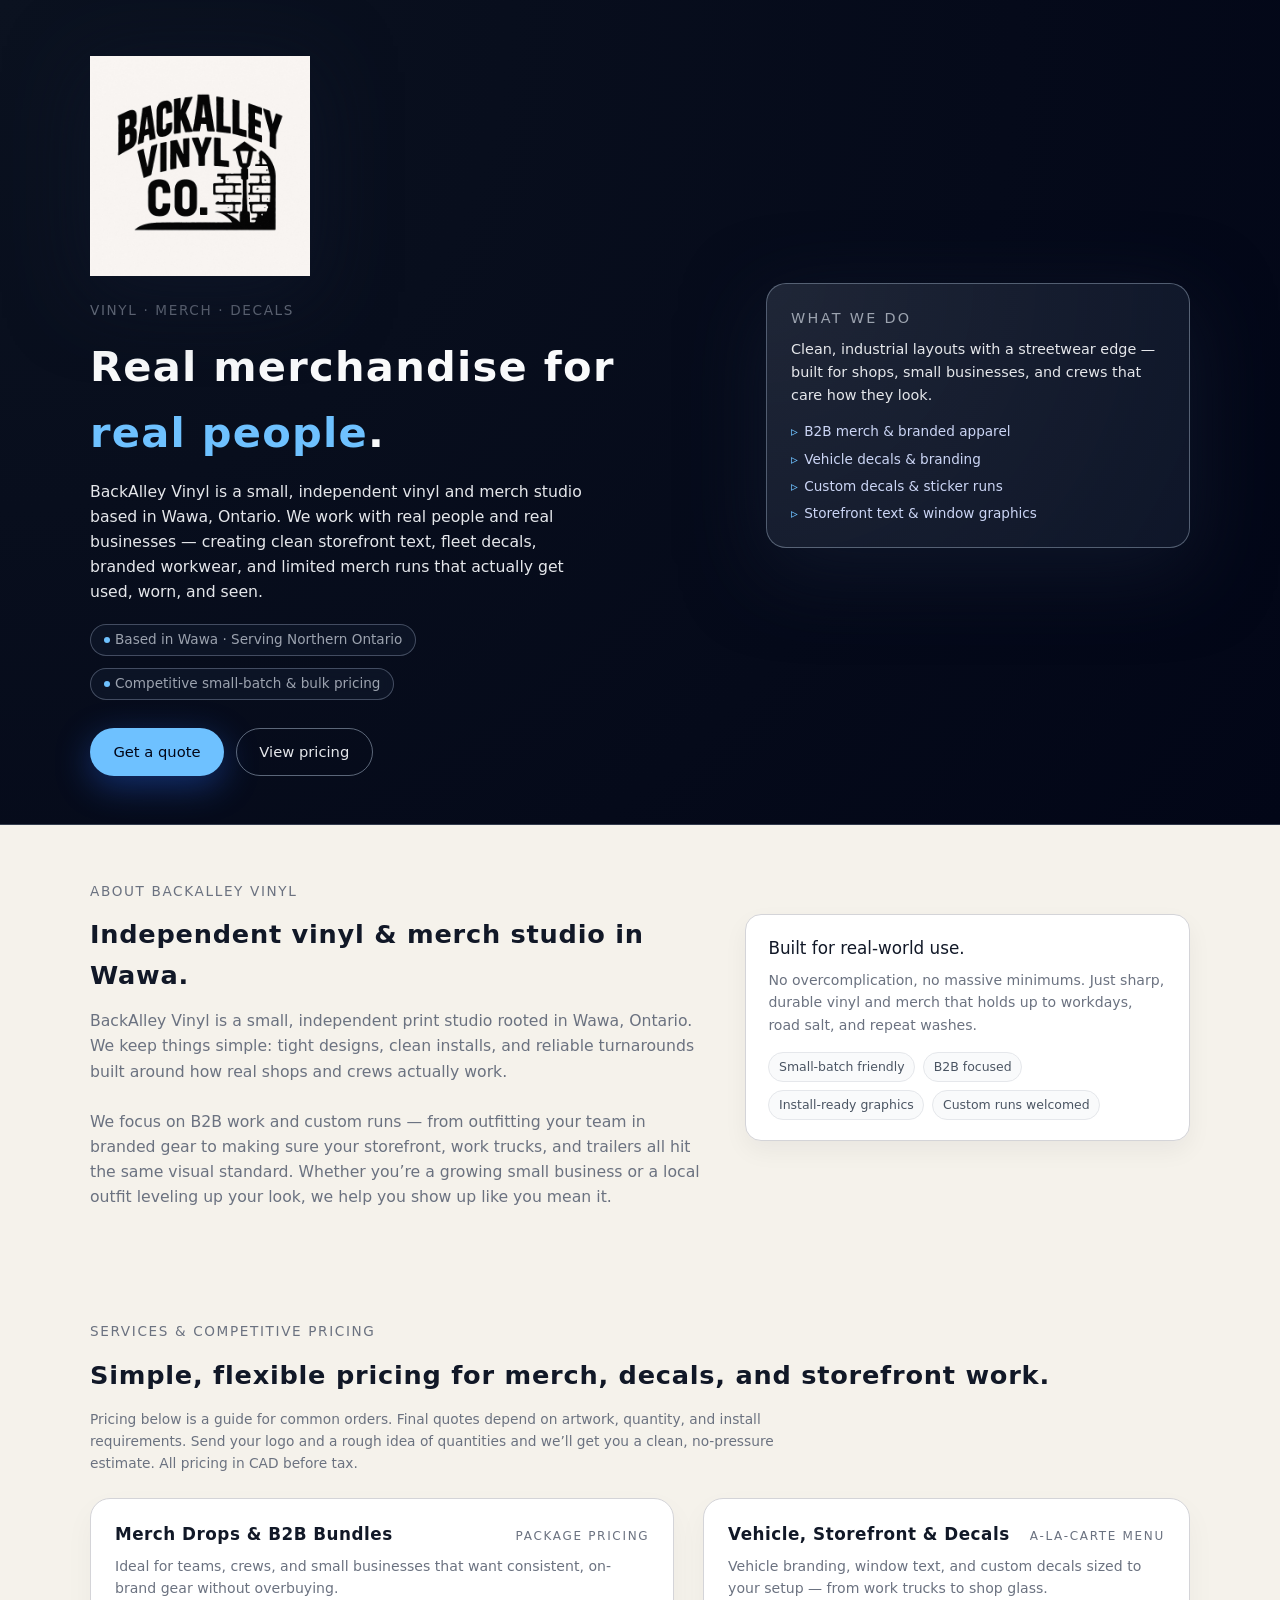
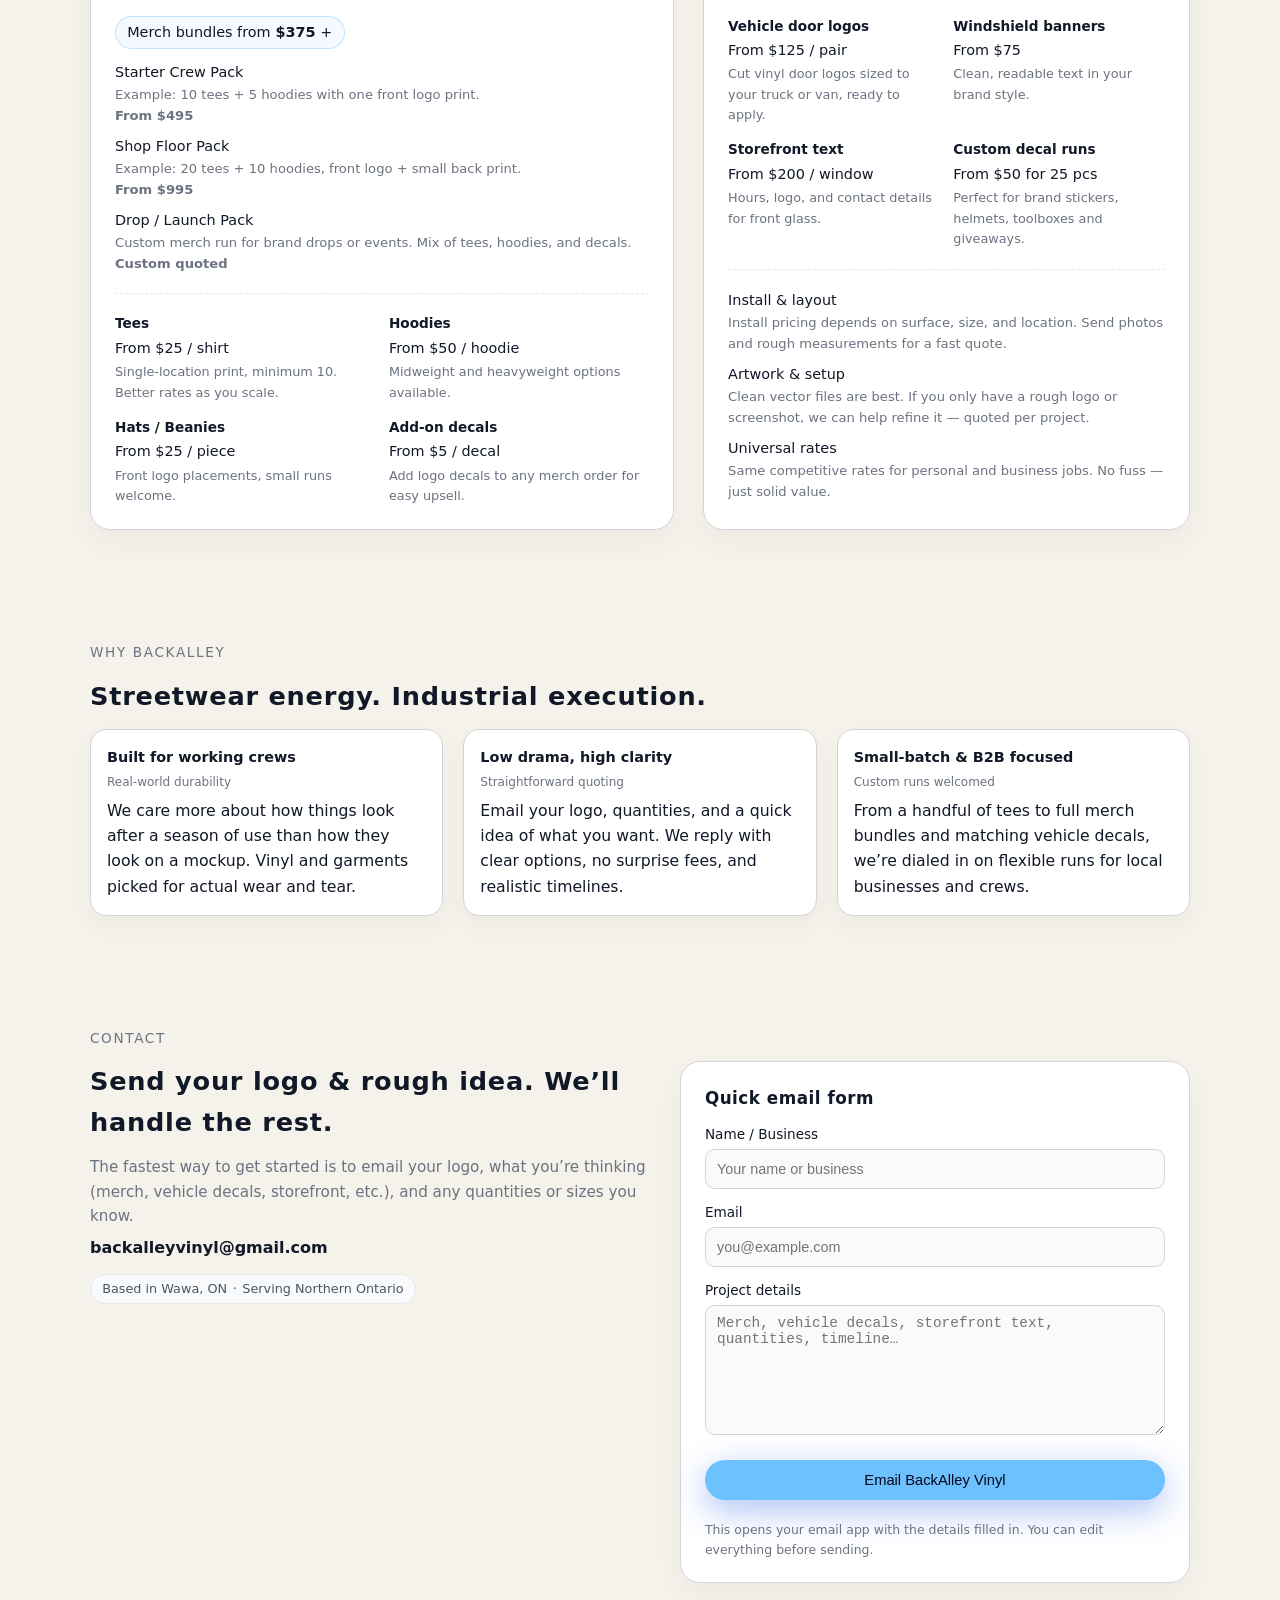
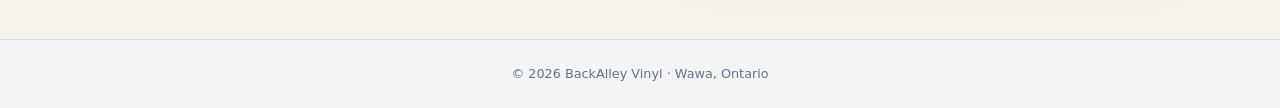
<file: index.html>
<!DOCTYPE html>
<html lang="en">
<head>
  <meta charset="UTF-8" />
  <meta name="viewport" content="width=device-width, initial-scale=1.0" />
  <title>BackAlley Vinyl · Vinyl, Merch & Decals in Wawa, Ontario</title>

  <!-- SEO meta description -->
  <meta
    name="description"
    content="BackAlley Vinyl is an independent vinyl and merch studio in Wawa, Ontario. Storefront text, fleet decals, branded workwear, and custom merch for real shops and crews."
  />

  <style>
    :root {
      --primary: #6ec1ff;       /* Light Blue */
      --background: #f5f2eb;    /* Bone */
      --text: #111827;
      --muted: #6b7280;
      --card-bg: #ffffff;
      --border: #d4d4d8;
      --dark: #020617;          /* Hero background */
    }

    * {
      box-sizing: border-box;
      margin: 0;
      padding: 0;
    }

    html {
      scroll-behavior: smooth; /* Smooth scroll for anchor links */
    }

    body {
      font-family: system-ui, -apple-system, BlinkMacSystemFont, "Segoe UI", sans-serif;
      background: var(--background);
      color: var(--text);
      line-height: 1.6;
    }

    img {
      max-width: 100%;
      height: auto;
      display: block;
    }

    a {
      color: inherit;
      text-decoration: none;
    }

    a:focus-visible,
    button:focus-visible,
    input:focus-visible,
    textarea:focus-visible {
      outline: 2px solid var(--primary);
      outline-offset: 2px;
    }

    /* Layout helpers */

    .page {
      min-height: 100vh;
      display: flex;
      flex-direction: column;
    }

    .section {
      padding: 3.5rem 1.5rem;
    }

    @media (max-width: 600px) {
      .section {
        padding: 2.5rem 1.2rem;
      }
    }

    .section-inner {
      max-width: 1100px;
      margin: 0 auto;
    }

    .tagline {
      font-size: 0.85rem;
      letter-spacing: 0.12em;
      text-transform: uppercase;
      color: var(--muted);
      margin-bottom: 0.75rem;
    }

    h1, h2, h3 {
      font-weight: 700;
      letter-spacing: 0.03em;
    }

    h2 {
      font-size: 1.6rem;
      margin-bottom: 0.75rem;
    }

    p {
      font-size: 0.98rem;
    }

    /* Hero */

    .hero {
      background: radial-gradient(circle at top left, #0b1220, var(--dark));
      color: #f9fafb;
      padding: 3.5rem 1.5rem 3rem;
      border-bottom: 1px solid rgba(148, 163, 184, 0.3);
    }

    @media (max-width: 600px) {
      .hero {
        padding: 2.75rem 1.2rem 2.5rem;
      }
    }

    .hero-inner {
      max-width: 1100px;
      margin: 0 auto;
      display: grid;
      gap: 2.5rem;
      align-items: center;
    }

    @media (min-width: 800px) {
      .hero-inner {
        grid-template-columns: minmax(0, 1.5fr) minmax(0, 1fr);
      }
    }

    .hero-logo-wrap {
      max-width: 220px;
      margin-bottom: 1.5rem;
    }

    .hero-logo {
      filter: drop-shadow(0 16px 40px rgba(15, 23, 42, 0.75));
    }

    .hero-title {
      font-size: clamp(2rem, 4vw, 2.6rem);
      margin-bottom: 0.75rem;
    }

    .hero-highlight {
      color: var(--primary);
    }

    .hero-subtitle {
      max-width: 32rem;
      color: #e5e7eb;
      margin-bottom: 1.25rem;
      font-size: 0.98rem;
    }

    .hero-meta {
      display: flex;
      flex-wrap: wrap;
      gap: 0.75rem;
      margin-bottom: 1.75rem;
      font-size: 0.85rem;
      color: #9ca3af;
    }

    .pill {
      border-radius: 999px;
      border: 1px solid rgba(148, 163, 184, 0.4);
      padding: 0.25rem 0.8rem;
      display: inline-flex;
      align-items: center;
      gap: 0.3rem;
      background: rgba(15, 23, 42, 0.75);
      backdrop-filter: blur(6px);
    }

    .pill-dot {
      width: 0.4rem;
      height: 0.4rem;
      border-radius: 999px;
      background: var(--primary);
    }

    .hero-actions {
      display: flex;
      flex-wrap: wrap;
      gap: 0.75rem;
    }

    .btn {
      display: inline-flex;
      align-items: center;
      justify-content: center;
      gap: 0.4rem;
      padding: 0.7rem 1.4rem;
      border-radius: 999px;
      border: 1px solid transparent;
      font-size: 0.92rem;
      font-weight: 500;
      cursor: pointer;
      transition: transform 150ms ease, box-shadow 150ms ease, background 150ms ease, border-color 150ms ease;
      text-decoration: none;
      white-space: nowrap;
    }

    .btn-primary {
      background: var(--primary);
      color: #020617;
      box-shadow: 0 10px 35px rgba(37, 99, 235, 0.4);
    }

    .btn-primary:hover {
      transform: translateY(-1px);
      box-shadow: 0 18px 45px rgba(37, 99, 235, 0.4);
    }

    .btn-ghost {
      background: transparent;
      border-color: rgba(148, 163, 184, 0.6);
      color: #e5e7eb;
    }

    .btn-ghost:hover {
      background: rgba(15, 23, 42, 0.85);
      transform: translateY(-1px);
    }

    .hero-side-card {
      border-radius: 1.25rem;
      border: 1px solid rgba(148, 163, 184, 0.5);
      padding: 1.4rem 1.5rem;
      background: radial-gradient(circle at top left, rgba(148, 163, 184, 0.18), rgba(15, 23, 42, 0.96));
      color: #e5e7eb;
      box-shadow: 0 22px 80px rgba(15, 23, 42, 0.9);
    }

    .hero-side-heading {
      font-size: 0.9rem;
      text-transform: uppercase;
      letter-spacing: 0.16em;
      color: #9ca3af;
      margin-bottom: 0.5rem;
    }

    .hero-side-body {
      font-size: 0.9rem;
      margin-bottom: 0.9rem;
    }

    .hero-side-list {
      list-style: none;
      font-size: 0.85rem;
      display: grid;
      gap: 0.35rem;
      margin-top: 0.5rem;
      color: #cbd5f5;
    }

    .hero-side-list li::before {
      content: "▹";
      margin-right: 0.4rem;
      color: var(--primary);
    }

    /* About */

    .about-grid {
      display: grid;
      gap: 2rem;
    }

    @media (min-width: 768px) {
      .about-grid {
        grid-template-columns: minmax(0, 1.4fr) minmax(0, 1fr);
        align-items: start;
      }
    }

    .about-text {
      font-size: 0.98rem;
      color: var(--muted);
    }

    .about-card {
      background: var(--card-bg);
      border-radius: 1rem;
      padding: 1.25rem 1.4rem;
      border: 1px solid var(--border);
      box-shadow: 0 10px 25px rgba(15, 23, 42, 0.05);
      font-size: 0.9rem;
    }

    .about-chip-row {
      display: flex;
      flex-wrap: wrap;
      gap: 0.5rem;
      margin-top: 0.75rem;
    }

    .chip {
      font-size: 0.78rem;
      padding: 0.25rem 0.6rem;
      border-radius: 999px;
      border: 1px solid #e5e7eb;
      background: #f9fafb;
      color: #4b5563;
    }

    /* Pricing / Services */

    .pricing-note {
      font-size: 0.86rem;
      color: var(--muted);
      margin-bottom: 1.5rem;
      max-width: 44rem;
    }

    .pricing-grid {
      display: grid;
      grid-template-columns: minmax(0, 1.2fr) minmax(0, 1fr);
      gap: 1.8rem;
    }

    @media (max-width: 900px) {
      .pricing-grid {
        grid-template-columns: minmax(0, 1fr);
      }
    }

    .card {
      background: var(--card-bg);
      border-radius: 1.25rem;
      padding: 1.4rem 1.5rem;
      border: 1px solid var(--border);
      box-shadow: 0 12px 30px rgba(15, 23, 42, 0.04);
    }

    .card-header {
      display: flex;
      justify-content: space-between;
      align-items: baseline;
      margin-bottom: 0.4rem;
      gap: 1rem;
    }

    .card-title {
      font-size: 1.05rem;
    }

    .card-tag {
      font-size: 0.75rem;
      text-transform: uppercase;
      letter-spacing: 0.14em;
      color: var(--muted);
      white-space: nowrap;
    }

    .card-sub {
      font-size: 0.88rem;
      color: var(--muted);
      margin-bottom: 1rem;
    }

    .price-pill {
      display: inline-flex;
      align-items: center;
      gap: 0.3rem;
      font-size: 0.9rem;
      border-radius: 999px;
      background: rgba(110, 193, 255, 0.08);
      border: 1px solid rgba(110, 193, 255, 0.4);
      padding: 0.25rem 0.7rem;
      margin-bottom: 0.8rem;
    }

    .price-pill span {
      font-weight: 600;
    }

    .price-list {
      list-style: none;
      display: grid;
      gap: 0.55rem;
      font-size: 0.9rem;
    }

    .price-item-label {
      font-weight: 500;
    }

    .price-meta {
      font-size: 0.82rem;
      color: var(--muted);
    }

    .divider {
      margin: 1.2rem 0;
      border-top: 1px dashed #e5e7eb;
    }

    .mini-grid {
      display: grid;
      gap: 0.85rem;
    }

    @media (min-width: 700px) {
      .mini-grid {
        grid-template-columns: repeat(2, minmax(0, 1fr));
      }
    }

    .mini-card-label {
      font-size: 0.85rem;
      font-weight: 600;
      margin-bottom: 0.1rem;
    }

    .mini-card-price {
      font-size: 0.9rem;
      margin-bottom: 0.15rem;
    }

    .mini-card-note {
      font-size: 0.8rem;
      color: var(--muted);
    }

    /* Highlights */

    .highlights-grid {
      display: grid;
      gap: 1.25rem;
    }

    @media (min-width: 768px) {
      .highlights-grid {
        grid-template-columns: repeat(3, minmax(0, 1fr));
      }
    }

    .highlight-card {
      background: var(--card-bg);
      border-radius: 1rem;
      padding: 1rem 1rem;
      border: 1px solid var(--border);
      box-shadow: 0 10px 25px rgba(15, 23, 42, 0.04);
      font-size: 0.88rem;
    }

    .highlight-title {
      font-size: 0.9rem;
      font-weight: 600;
      margin-bottom: 0.25rem;
    }

    .highlight-tag {
      font-size: 0.75rem;
      color: var(--muted);
      margin-bottom: 0.4rem;
    }

    /* Contact */

    .contact-grid {
      display: grid;
      gap: 1.8rem;
    }

    @media (min-width: 820px) {
      .contact-grid {
        grid-template-columns: minmax(0, 1.1fr) minmax(0, 1fr);
        align-items: start;
      }
    }

    .contact-detail {
      font-size: 0.95rem;
      color: var(--muted);
    }

    .contact-email {
      font-size: 1rem;
      font-weight: 600;
      margin: 0.4rem 0 0.6rem;
      word-break: break-all;
    }

    .contact-chip {
      display: inline-flex;
      align-items: center;
      gap: 0.35rem;
      border-radius: 999px;
      padding: 0.25rem 0.7rem;
      border: 1px solid #e5e7eb;
      font-size: 0.8rem;
      background: #f9fafb;
      color: #4b5563;
      margin-top: 0.25rem;
    }

    form {
      display: grid;
      gap: 0.8rem;
    }

    label {
      display: block;
      font-size: 0.85rem;
      margin-bottom: 0.2rem;
      font-weight: 500;
    }

    input[type="text"],
    input[type="email"],
    textarea {
      width: 100%;
      padding: 0.6rem 0.7rem;
      border-radius: 0.6rem;
      border: 1px solid #d4d4d8;
      background: #f9fafb;
      font-size: 0.9rem;
      outline: none;
      transition: border-color 150ms ease, box-shadow 150ms ease, background 150ms ease;
      resize: vertical;
      min-height: 2.5rem;
    }

    textarea {
      min-height: 130px;
    }

    input:focus,
    textarea:focus {
      border-color: var(--primary);
      box-shadow: 0 0 0 1px rgba(110, 193, 255, 0.4);
      background: #ffffff;
    }

    .form-footnote {
      font-size: 0.78rem;
      color: var(--muted);
      margin-top: 0.4rem;
    }

    .footer {
      padding: 1.5rem;
      text-align: center;
      font-size: 0.8rem;
      color: var(--muted);
      border-top: 1px solid rgba(148, 163, 184, 0.3);
      background: #f3f4f6;
      margin-top: auto;
    }
  </style>
</head>
<body>
  <div class="page">
    <!-- HERO -->
    <header class="hero" id="top">
      <div class="hero-inner">
        <div>
          <div class="hero-logo-wrap">
            <img src="logo.png" alt="BackAlley Vinyl logo" class="hero-logo" />
          </div>

          <div class="tagline">Vinyl · Merch · Decals</div>

          <h1 class="hero-title">
            Real merchandise for <span class="hero-highlight">real people</span>.
          </h1>

          <p class="hero-subtitle">
            BackAlley Vinyl is a small, independent vinyl and merch studio based in Wawa, Ontario.
            We work with real people and real businesses — creating clean storefront text, fleet decals,
            branded workwear, and limited merch runs that actually get used, worn, and seen.
          </p>

          <div class="hero-meta">
            <div class="pill">
              <span class="pill-dot"></span>
              <span>Based in Wawa · Serving Northern Ontario</span>
            </div>
            <div class="pill">
              <span class="pill-dot"></span>
              <span>Competitive small-batch & bulk pricing</span>
            </div>
          </div>

          <div class="hero-actions">
            <a href="#contact" class="btn btn-primary">Get a quote</a>
            <a href="#pricing" class="btn btn-ghost">View pricing</a>
          </div>
        </div>

        <aside class="hero-side-card">
          <div class="hero-side-heading">What we do</div>
          <div class="hero-side-body">
            Clean, industrial layouts with a streetwear edge — built for shops, small businesses,
            and crews that care how they look.
          </div>
          <ul class="hero-side-list">
            <li>B2B merch & branded apparel</li>
            <li>Vehicle decals & branding</li>
            <li>Custom decals & sticker runs</li>
            <li>Storefront text & window graphics</li>
          </ul>
        </aside>
      </div>
    </header>

    <!-- ABOUT -->
    <section class="section" id="about">
      <div class="section-inner">
        <div class="tagline">About BackAlley Vinyl</div>
        <div class="about-grid">
          <div>
            <h2>Independent vinyl & merch studio in Wawa.</h2>
            <p class="about-text">
              BackAlley Vinyl is a small, independent print studio rooted in Wawa, Ontario. We keep things simple:
              tight designs, clean installs, and reliable turnarounds built around how real shops and crews actually work.
              <br /><br />
              We focus on B2B work and custom runs — from outfitting your team in branded gear to making sure your
              storefront, work trucks, and trailers all hit the same visual standard. Whether you’re a growing small
              business or a local outfit leveling up your look, we help you show up like you mean it.
            </p>
          </div>

          <aside class="about-card">
            <div class="card-title" style="margin-bottom: 0.4rem;">Built for real-world use.</div>
            <div class="card-sub">
              No overcomplication, no massive minimums. Just sharp, durable vinyl and merch that holds up to workdays,
              road salt, and repeat washes.
            </div>
            <div class="about-chip-row">
              <span class="chip">Small-batch friendly</span>
              <span class="chip">B2B focused</span>
              <span class="chip">Install-ready graphics</span>
              <span class="chip">Custom runs welcomed</span>
            </div>
          </aside>
        </div>
      </div>
    </section>

    <!-- PRICING / SERVICES -->
    <section class="section" id="pricing">
      <div class="section-inner">
        <div class="tagline">Services & Competitive Pricing</div>
        <h2>Simple, flexible pricing for merch, decals, and storefront work.</h2>
        <p class="pricing-note">
          Pricing below is a guide for common orders. Final quotes depend on artwork, quantity, and install requirements.
          Send your logo and a rough idea of quantities and we’ll get you a clean, no-pressure estimate.
          All pricing in CAD before tax.
        </p>

        <div class="pricing-grid">
          <!-- PACKAGES -->
          <div class="card">
            <div class="card-header">
              <h3 class="card-title">Merch Drops & B2B Bundles</h3>
              <span class="card-tag">Package pricing</span>
            </div>
            <p class="card-sub">
              Ideal for teams, crews, and small businesses that want consistent, on-brand gear without overbuying.
            </p>

            <div class="price-pill">
              Merch bundles from <span>$375</span>+
            </div>

            <ul class="price-list">
              <li>
                <div class="price-item-label">Starter Crew Pack</div>
                <div class="price-meta">
                  Example: 10 tees + 5 hoodies with one front logo print.<br />
                  <strong>From $495</strong>
                </div>
              </li>
              <li>
                <div class="price-item-label">Shop Floor Pack</div>
                <div class="price-meta">
                  Example: 20 tees + 10 hoodies, front logo + small back print.<br />
                  <strong>From $995</strong>
                </div>
              </li>
              <li>
                <div class="price-item-label">Drop / Launch Pack</div>
                <div class="price-meta">
                  Custom merch run for brand drops or events. Mix of tees, hoodies, and decals.<br />
                  <strong>Custom quoted</strong>
                </div>
              </li>
            </ul>

            <div class="divider"></div>

            <div class="mini-grid">
              <div>
                <div class="mini-card-label">Tees</div>
                <div class="mini-card-price">From $25 / shirt</div>
                <div class="mini-card-note">Single-location print, minimum 10. Better rates as you scale.</div>
              </div>
              <div>
                <div class="mini-card-label">Hoodies</div>
                <div class="mini-card-price">From $50 / hoodie</div>
                <div class="mini-card-note">Midweight and heavyweight options available.</div>
              </div>
              <div>
                <div class="mini-card-label">Hats / Beanies</div>
                <div class="mini-card-price">From $25 / piece</div>
                <div class="mini-card-note">Front logo placements, small runs welcome.</div>
              </div>
              <div>
                <div class="mini-card-label">Add-on decals</div>
                <div class="mini-card-price">From $5 / decal</div>
                <div class="mini-card-note">Add logo decals to any merch order for easy upsell.</div>
              </div>
            </div>
          </div>

          <!-- A-LA-CARTE -->
          <div class="card">
            <div class="card-header">
              <h3 class="card-title">Vehicle, Storefront & Decals</h3>
              <span class="card-tag">A-la-carte menu</span>
            </div>
            <p class="card-sub">
              Vehicle branding, window text, and custom decals sized to your setup — from work trucks to shop glass.
            </p>

            <div class="mini-grid" style="margin-bottom: 1rem;">
              <div>
                <div class="mini-card-label">Vehicle door logos</div>
                <div class="mini-card-price">From $125 / pair</div>
                <div class="mini-card-note">Cut vinyl door logos sized to your truck or van, ready to apply.</div>
              </div>
              <div>
                <div class="mini-card-label">Windshield banners</div>
                <div class="mini-card-price">From $75</div>
                <div class="mini-card-note">Clean, readable text in your brand style.</div>
              </div>
              <div>
                <div class="mini-card-label">Storefront text</div>
                <div class="mini-card-price">From $200 / window</div>
                <div class="mini-card-note">Hours, logo, and contact details for front glass.</div>
              </div>
              <div>
                <div class="mini-card-label">Custom decal runs</div>
                <div class="mini-card-price">From $50 for 25 pcs</div>
                <div class="mini-card-note">Perfect for brand stickers, helmets, toolboxes and giveaways.</div>
              </div>
            </div>

            <div class="divider"></div>

            <ul class="price-list">
              <li>
                <div class="price-item-label">Install & layout</div>
                <div class="price-meta">
                  Install pricing depends on surface, size, and location. Send photos and rough measurements for a fast quote.
                </div>
              </li>
              <li>
                <div class="price-item-label">Artwork & setup</div>
                <div class="price-meta">
                  Clean vector files are best. If you only have a rough logo or screenshot, we can help refine it — quoted per project.
                </div>
              </li>
              <li>
                <div class="price-item-label">Universal rates</div>
                <div class="price-meta">
                  Same competitive rates for personal and business jobs. No fuss — just solid value.
                </div>
              </li>
            </ul>
          </div>
        </div>
      </div>
    </section>

    <!-- HIGHLIGHTS -->
    <section class="section">
      <div class="section-inner">
        <div class="tagline">Why BackAlley</div>
        <h2>Streetwear energy. Industrial execution.</h2>
        <div class="highlights-grid">
          <div class="highlight-card">
            <div class="highlight-title">Built for working crews</div>
            <div class="highlight-tag">Real-world durability</div>
            <p>
              We care more about how things look after a season of use than how they look on a mockup. Vinyl and garments picked for actual wear and tear.
            </p>
          </div>
          <div class="highlight-card">
            <div class="highlight-title">Low drama, high clarity</div>
            <div class="highlight-tag">Straightforward quoting</div>
            <p>
              Email your logo, quantities, and a quick idea of what you want. We reply with clear options, no surprise fees, and realistic timelines.
            </p>
          </div>
          <div class="highlight-card">
            <div class="highlight-title">Small-batch & B2B focused</div>
            <div class="highlight-tag">Custom runs welcomed</div>
            <p>
              From a handful of tees to full merch bundles and matching vehicle decals, we’re dialed in on flexible runs for local businesses and crews.
            </p>
          </div>
        </div>
      </div>
    </section>

    <!-- CONTACT -->
    <section class="section" id="contact">
      <div class="section-inner">
        <div class="tagline">Contact</div>
        <div class="contact-grid">
          <div>
            <h2>Send your logo & rough idea. We’ll handle the rest.</h2>
            <p class="contact-detail">
              The fastest way to get started is to email your logo, what you’re thinking (merch, vehicle decals, storefront, etc.),
              and any quantities or sizes you know.
            </p>

            <div class="contact-email">
              <a href="mailto:backalleyvinyl@gmail.com">backalleyvinyl@gmail.com</a>
            </div>

            <div class="contact-chip">
              <span>Based in Wawa, ON</span>
              <span>·</span>
              <span>Serving Northern Ontario</span>
            </div>
          </div>

          <div class="card" aria-label="Quick email form">
            <h3 class="card-title" style="margin-bottom: 0.8rem;">Quick email form</h3>
            <form action="mailto:backalleyvinyl@gmail.com" method="post" enctype="text/plain">
              <div>
                <label for="name">Name / Business</label>
                <input type="text" id="name" name="Name" placeholder="Your name or business" />
              </div>
              <div>
                <label for="email">Email</label>
                <input type="email" id="email" name="Email" placeholder="you@example.com" required />
              </div>
              <div>
                <label for="message">Project details</label>
                <textarea id="message" name="Project details" placeholder="Merch, vehicle decals, storefront text, quantities, timeline…"></textarea>
              </div>
              <button type="submit" class="btn btn-primary" style="width: 100%; justify-content: center; margin-top: 0.3rem;">
                Email BackAlley Vinyl
              </button>
              <p class="form-footnote">
                This opens your email app with the details filled in. You can edit everything before sending.
              </p>
            </form>
          </div>
        </div>
      </div>
    </section>

    <footer class="footer">
      © <span id="year"></span> BackAlley Vinyl · Wawa, Ontario
    </footer>
  </div>

  <script>
    // Set current year in footer
    document.getElementById("year").textContent = new Date().getFullYear();
  </script>
</body>
</html>
</file>
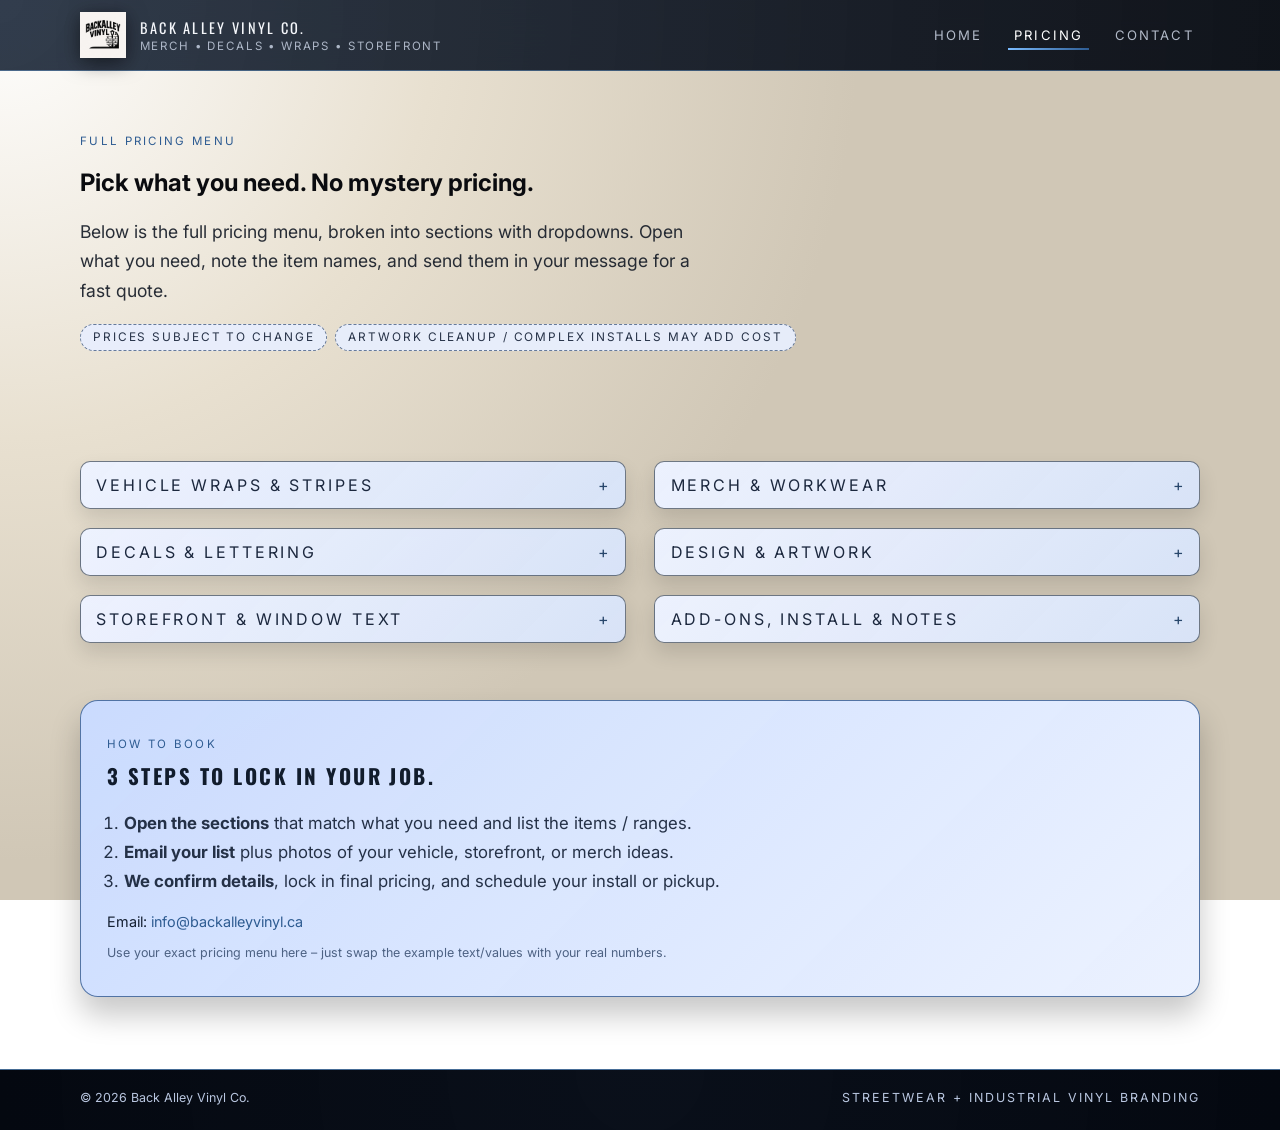
<file: pricing.html>
<!doctype html>
<html lang="en">
<head>
  <meta charset="utf-8" />
  <title>Pricing | Back Alley Vinyl Co.</title>
  <meta name="viewport" content="width=device-width, initial-scale=1" />
  <link rel="stylesheet" href="styles.css" />
  <link rel="preconnect" href="https://fonts.googleapis.com">
  <link rel="preconnect" href="https://fonts.gstatic.com" crossorigin>
  <link href="https://fonts.googleapis.com/css2?family=Oswald:wght@400;600;700&family=Inter:wght@300;400;500;600&display=swap" rel="stylesheet">
</head>
<body>
  <header class="site-header">
    <div class="container header-inner">
      <a href="index.html" class="brand">
        <img src="assets/back-alley-vinyl-logo.png" alt="Back Alley Vinyl Co. logo" class="brand-logo">
        <span class="brand-text">
          <span class="brand-title">Back Alley Vinyl Co.</span>
          <span class="brand-subtitle">Merch • Decals • Wraps • Storefront</span>
        </span>
      </a>

      <button class="nav-toggle" id="navToggle" aria-label="Toggle navigation">
        <span></span><span></span>
      </button>

      <nav class="main-nav" id="mainNav">
        <a href="index.html" class="nav-link">Home</a>
        <a href="pricing.html" class="nav-link active">Pricing</a>
        <a href="index.html#contact" class="nav-link">Contact</a>
      </nav>
    </div>
  </header>

  <main>
    <!-- HERO / INTRO -->
    <section class="section section-tight">
      <div class="container">
        <p class="eyebrow">FULL PRICING MENU</p>
        <h1>Pick what you need. No mystery pricing.</h1>
        <p class="section-intro">
          Below is the full pricing menu, broken into sections with dropdowns. 
          Open what you need, note the item names, and send them in your message for a fast quote.
        </p>
        <div class="pricing-note">
          <span class="pricing-pill">Prices subject to change</span>
          <span class="pricing-pill">Artwork cleanup / complex installs may add cost</span>
        </div>
      </div>
    </section>

    <!-- PRICING ACCORDION -->
    <section class="section" id="pricing">
      <div class="container pricing-grid">
        <div class="pricing-col">
          <!-- VEHICLE WRAPS & STRIPES -->
          <button class="accordion" data-accordion>
            <span class="accordion-title">Vehicle Wraps & Stripes</span>
            <span class="accordion-icon">+</span>
          </button>
          <div class="accordion-panel">
            <ul class="price-list">
              <!-- Replace with your exact pricing menu items -->
              <li>
                <span class="price-name">Spot branding (doors / tailgate)</span>
                <span class="price-value">from $180</span>
                <span class="price-desc">Logo + contact info on both doors, basic layout included.</span>
              </li>
              <li>
                <span class="price-name">Partial wrap (hood / roof / trunk)</span>
                <span class="price-value">from $450</span>
                <span class="price-desc">Solid colour or simple pattern with clean edges and finish.</span>
              </li>
              <li>
                <span class="price-name">Stripe packages</span>
                <span class="price-value">$220 – $480</span>
                <span class="price-desc">Rally stripes, rocker stripes, or custom accents. Price depends on design and length.</span>
              </li>
              <li>
                <span class="price-name">Trailer branding (single side)</span>
                <span class="price-value">from $350</span>
                <span class="price-desc">Logo, business info, and key services laid out for maximum visibility.</span>
              </li>
            </ul>
          </div>

          <!-- DECALS & LETTERING -->
          <button class="accordion" data-accordion>
            <span class="accordion-title">Decals & Lettering</span>
            <span class="accordion-icon">+</span>
          </button>
          <div class="accordion-panel">
            <ul class="price-list">
              <li>
                <span class="price-name">Logo decals (small run)</span>
                <span class="price-value">from $60 / 20pcs</span>
                <span class="price-desc">Stack of logo decals for toolboxes, windows, or customer giveaways.</span>
              </li>
              <li>
                <span class="price-name">Windshield banner</span>
                <span class="price-value">$80 – $140</span>
                <span class="price-desc">Cut vinyl or printed, simple text or logo. Installed.</span>
              </li>
              <li>
                <span class="price-name">Number sets / race numbers</span>
                <span class="price-value">from $25 per side</span>
                <span class="price-desc">Bold, legible numbers for vehicles, sleds, and bikes.</span>
              </li>
              <li>
                <span class="price-name">Custom single decal</span>
                <span class="price-value">from $20</span>
                <span class="price-desc">One-off names, tags, or small graphics. Size and detail will affect final price.</span>
              </li>
            </ul>
          </div>

          <!-- STORE FRONTS & WINDOWS -->
          <button class="accordion" data-accordion>
            <span class="accordion-title">Storefront & Window Text</span>
            <span class="accordion-icon">+</span>
          </button>
          <div class="accordion-panel">
            <ul class="price-list">
              <li>
                <span class="price-name">Door logo + hours</span>
                <span class="price-value">from $160</span>
                <span class="price-desc">Main logo, hours, phone, and social handle on entry door.</span>
              </li>
              <li>
                <span class="price-name">Window header text</span>
                <span class="price-value">$120 – $260</span>
                <span class="price-desc">Service list or tagline across main storefront window.</span>
              </li>
              <li>
                <span class="price-name">Frosted privacy bands</span>
                <span class="price-value">from $220</span>
                <span class="price-desc">Frosted film strips for privacy with optional cutout logos.</span>
              </li>
              <li>
                <span class="price-name">Full window layout</span>
                <span class="price-value">Quote only</span>
                <span class="price-desc">Multiple panels, mixed graphics, or complex layouts priced per project.</span>
              </li>
            </ul>
          </div>
        </div>

        <div class="pricing-col">
          <!-- MERCH & APPAREL -->
          <button class="accordion" data-accordion>
            <span class="accordion-title">Merch & Workwear</span>
            <span class="accordion-icon">+</span>
          </button>
          <div class="accordion-panel">
            <ul class="price-list">
              <li>
                <span class="price-name">T-shirt print (single location)</span>
                <span class="price-value">from $25 ea</span>
                <span class="price-desc">Includes premium blank tee + 1 vinyl print. Volume pricing available.</span>
              </li>
              <li>
                <span class="price-name">Hoodie print (single location)</span>
                <span class="price-value">from $50 ea</span>
                <span class="price-desc">Front or back print. Add sleeve / extra prints for an additional charge.</span>
              </li>
              <li>
                <span class="price-name">High-vis / workwear branding</span>
                <span class="price-value">Quote based</span>
                <span class="price-desc">Logos on hi-vis jackets, coveralls, and work gear.</span>
              </li>
              <li>
                <span class="price-name">Small merch drops</span>
                <span class="price-value">Custom</span>
                <span class="price-desc">Streetwear-style drops with mixed garments and placements.</span>
              </li>
            </ul>
          </div>

          <!-- DESIGN & ARTWORK -->
          <button class="accordion" data-accordion>
            <span class="accordion-title">Design & Artwork</span>
            <span class="accordion-icon">+</span>
          </button>
          <div class="accordion-panel">
            <ul class="price-list">
              <li>
                <span class="price-name">Simple layout / text only</span>
                <span class="price-value">$40 – $80</span>
                <span class="price-desc">Clean text layout for banners, decals, and small signs.</span>
              </li>
              <li>
                <span class="price-name">Logo cleanup / vectorizing</span>
                <span class="price-value">from $80</span>
                <span class="price-desc">Redraw low-res logos so they’re clean for print and vinyl.</span>
              </li>
              <li>
                <span class="price-name">Full design concept</span>
                <span class="price-value">from $160</span>
                <span class="price-desc">Branding for a vehicle, storefront, or merch collection.</span>
              </li>
            </ul>
          </div>

          <!-- ADD-ONS & NOTES -->
          <button class="accordion" data-accordion>
            <span class="accordion-title">Add-ons, Install & Notes</span>
            <span class="accordion-icon">+</span>
          </button>
          <div class="accordion-panel">
            <ul class="price-list">
              <li>
                <span class="price-name">Install labour</span>
                <span class="price-value">from $80/hr</span>
                <span class="price-desc">Billed by install complexity. Quoted before we start.</span>
              </li>
              <li>
                <span class="price-name">Rush jobs</span>
                <span class="price-value">+20–40%</span>
                <span class="price-desc">Based on schedule and deadline. Not always available.</span>
              </li>
              <li>
                <span class="price-name">Travel / mobile installs</span>
                <span class="price-value">Quote only</span>
                <span class="price-desc">Off-site installs based on distance and time.</span>
              </li>
              <li>
                <span class="price-name">Bulk / fleet rates</span>
                <span class="price-value">Custom</span>
                <span class="price-desc">Discounts for multiple units or repeat work.</span>
              </li>
            </ul>
          </div>
        </div>
      </div>

      <!-- HOW TO BOOK -->
      <div class="container pricing-howto">
        <div class="pricing-howto-card">
          <p class="eyebrow">HOW TO BOOK</p>
          <h2>3 steps to lock in your job.</h2>
          <ol>
            <li>
              <strong>Open the sections</strong> that match what you need and list the items / ranges.
            </li>
            <li>
              <strong>Email your list</strong> plus photos of your vehicle, storefront, or merch ideas.
            </li>
            <li>
              <strong>We confirm details</strong>, lock in final pricing, and schedule your install or pickup.
            </li>
          </ol>
          <p class="pricing-email">
            Email: <a href="mailto:info@backalleyvinyl.ca">info@backalleyvinyl.ca</a>
          </p>
          <p class="pricing-footnote">
            Use your exact pricing menu here – just swap the example text/values with your real numbers.
          </p>
        </div>
      </div>
    </section>
  </main>

  <footer class="site-footer">
    <div class="container footer-inner">
      <span>© <span id="year"></span> Back Alley Vinyl Co.</span>
      <span class="footer-note">Streetwear + industrial vinyl branding</span>
    </div>
  </footer>

  <script src="script.js"></script>
</body>
</html>
</file>
<file: styles.css>
:root {
  --bone: #f3eee4;
  --bone-deep: #e1d8c7;
  --blue: #1e3d63;       /* primary blue */
  --blue-soft: #2e5c92;  /* soft/secondary blue */
  --blue-deep: #081220;
  --ink: #0a0b0f;
  --ink-soft: #3a3a3d;
  --accent: #4fa2ff;
  --accent-soft: #7bbcff;
  --border: #1b2733;
  --radius-lg: 18px;
  --radius-md: 10px;
  --shadow-soft: 0 18px 35px rgba(0, 0, 0, 0.25);
}

*,
*::before,
*::after {
  box-sizing: border-box;
}

html,
body {
  margin: 0;
  padding: 0;
  background:
    radial-gradient(circle at 0% 0%, #ffffff 0, #e8e0d0 28%, #d0c7b6 55%),
    linear-gradient(135deg, rgba(30, 61, 99, 0.18), rgba(8, 18, 32, 0.9)),
    repeating-linear-gradient(
      -45deg,
      rgba(8, 18, 32, 0.16) 0,
      rgba(8, 18, 32, 0.16) 1px,
      transparent 1px,
      transparent 6px
    );
  background-attachment: fixed;
  color: var(--ink);
  font-family: 'Inter', system-ui, -apple-system, BlinkMacSystemFont, sans-serif;
  text-rendering: optimizeLegibility;
  -webkit-font-smoothing: antialiased;
}

img {
  max-width: 100%;
  display: block;
}

/* LAYOUT */

.container {
  width: min(1120px, 100% - 2.4rem);
  margin: 0 auto;
}

.section {
  padding: 4.5rem 0;
}

.section-striped {
  position: relative;
  overflow: hidden;
}

.section-striped::before {
  content: "";
  position: absolute;
  inset: -40%;
  background:
    linear-gradient(
      135deg,
      rgba(30, 61, 99, 0.11) 0,
      rgba(30, 61, 99, 0.11) 1px,
      transparent 1px,
      transparent 12px
    ),
    linear-gradient(
      45deg,
      rgba(30, 61, 99, 0.16),
      transparent 60%
    );
  opacity: 0.8;
  pointer-events: none;
}

.section-striped > .container {
  position: relative;
  z-index: 1;
}

.section-tight {
  padding-top: 3.2rem;
  padding-bottom: 2.4rem;
}

/* HEADER */

.site-header {
  position: sticky;
  top: 0;
  z-index: 30;
  backdrop-filter: blur(18px);
  background:
    radial-gradient(circle at top left, rgba(14, 27, 46, 0.85), rgba(8, 12, 20, 0.96));
  border-bottom: 1px solid rgba(123, 188, 255, 0.35);
}

.header-inner {
  display: flex;
  align-items: center;
  justify-content: space-between;
  padding-block: 0.75rem;
  gap: 1.5rem;
}

.brand {
  display: flex;
  align-items: center;
  gap: 0.85rem;
  text-decoration: none;
  color: #f5f7fb;
}

.brand-logo {
  height: 46px;
  width: auto;
  object-fit: contain;
  filter: drop-shadow(0 4px 10px rgba(0, 0, 0, 0.55));
}

.brand-text {
  display: flex;
  flex-direction: column;
  gap: 0.1rem;
}

.brand-title {
  font-family: 'Oswald', system-ui, sans-serif;
  letter-spacing: 0.16em;
  text-transform: uppercase;
  font-size: 0.9rem;
}

.brand-subtitle {
  font-size: 0.72rem;
  text-transform: uppercase;
  letter-spacing: 0.16em;
  color: rgba(206, 216, 234, 0.8);
}

/* NAV */

.main-nav {
  display: flex;
  align-items: center;
  gap: 1.2rem;
}

.nav-link {
  font-size: 0.82rem;
  letter-spacing: 0.16em;
  text-transform: uppercase;
  color: rgba(218, 226, 243, 0.8);
  text-decoration: none;
  padding: 0.55rem 0.4rem;
  position: relative;
}

.nav-link::after {
  content: "";
  position: absolute;
  left: 0;
  bottom: 0.1rem;
  width: 0;
  height: 2px;
  background: linear-gradient(90deg, var(--accent-soft), var(--blue-soft));
  transition: width 0.18s ease-out;
}

.nav-link:hover::after {
  width: 100%;
}

.nav-link:hover {
  color: #f7fbff;
}

.nav-link.active {
  color: #ffffff;
}

.nav-link.active::after {
  width: 100%;
}

/* NAV TOGGLE (MOBILE) */

.nav-toggle {
  display: none;
  flex-direction: column;
  gap: 4px;
  background: rgba(8, 12, 20, 0.9);
  border: 1px solid rgba(123, 188, 255, 0.6);
  padding: 4px 6px;
  border-radius: 999px;
}

.nav-toggle span {
  display: block;
  width: 20px;
  height: 2px;
  background: #f7fbff;
}

/* HERO */

.hero {
  position: relative;
  padding: 4.5rem 0 3.4rem;
}

.hero::before {
  content: "";
  position: absolute;
  inset: -40px 0 auto;
  height: 58%;
  background: linear-gradient(
    135deg,
    rgba(30, 61, 99, 0.7),
    rgba(8, 18, 32, 0.9)
  );
  transform-origin: left top;
  transform: skewY(-4deg);
  z-index: -1;
}

.hero-inner {
  display: grid;
  grid-template-columns: minmax(0, 1.35fr) minmax(0, 1fr);
  gap: 2.8rem;
  align-items: center;
  position: relative;
}

/* SIDE LABEL STRIP */

.hero-inner::before {
  content: "BACK ALLEY VINYL CO. // STREETWEAR + INDUSTRIAL";
  position: absolute;
  left: -48px;
  top: 2.8rem;
  writing-mode: vertical-rl;
  transform: rotate(180deg);
  font-size: 0.62rem;
  letter-spacing: 0.26em;
  text-transform: uppercase;
  color: rgba(142, 182, 234, 0.85);
  background: rgba(6, 10, 18, 0.96);
  border-radius: 999px;
  padding: 0.9rem 0.25rem;
  border: 1px solid rgba(123, 188, 255, 0.5);
}

/* HERO COPY */

.eyebrow {
  font-size: 0.72rem;
  letter-spacing: 0.2em;
  text-transform: uppercase;
  color: rgba(175, 207, 255, 0.9);
  margin-bottom: 0.6rem;
}

.hero-copy {
  color: #f4f7fc;
}

.hero h1 {
  font-family: 'Oswald', system-ui, sans-serif;
  font-size: clamp(2.4rem, 3vw, 3rem);
  letter-spacing: 0.13em;
  text-transform: uppercase;
  margin: 0 0 0.8rem;
}

.hero h1 span {
  display: inline-block;
  background: linear-gradient(110deg, #dfe9ff, var(--accent-soft));
  -webkit-background-clip: text;
  color: transparent;
}

.hero-text {
  max-width: 32rem;
  font-size: 0.98rem;
  line-height: 1.7;
  color: rgba(227, 234, 249, 0.9);
}

.hero-text strong {
  color: #ffffff;
}

.hero-actions {
  display: flex;
  gap: 0.75rem;
  flex-wrap: wrap;
  margin-top: 1.4rem;
}

.btn {
  display: inline-flex;
  align-items: center;
  justify-content: center;
  padding: 0.7rem 1.6rem;
  border-radius: 999px;
  border: 1px solid transparent;
  font-size: 0.84rem;
  letter-spacing: 0.18em;
  text-transform: uppercase;
  text-decoration: none;
  cursor: pointer;
  transition:
    transform 0.12s ease-out,
    box-shadow 0.12s ease-out,
    background 0.12s ease-out,
    border-color 0.12s ease-out,
    color 0.12s ease-out;
}

.btn.primary {
  background: radial-gradient(circle at 0% 0%, var(--accent-soft), var(--blue-deep));
  color: #fdfdfd;
  box-shadow: var(--shadow-soft);
  border-color: rgba(141, 196, 255, 0.9);
}

.btn.primary:hover {
  transform: translateY(-2px) rotate(-0.5deg);
  box-shadow: 0 22px 48px rgba(0, 0, 0, 0.45);
}

.btn.ghost {
  background: rgba(9, 15, 26, 0.4);
  color: #e5e9f5;
  border-color: rgba(184, 207, 241, 0.75);
}

.btn.ghost:hover {
  background: rgba(30, 61, 99, 0.55);
  transform: translateY(-1px);
}

.btn.outline {
  background: transparent;
  border-color: rgba(159, 191, 238, 0.9);
  color: #e6ecff;
}

.btn.outline:hover {
  background: rgba(24, 46, 75, 0.9);
  transform: translateY(-1px);
}

.hero-footnote {
  margin-top: 1.2rem;
  font-size: 0.78rem;
  text-transform: uppercase;
  letter-spacing: 0.16em;
  color: rgba(197, 211, 234, 0.9);
}

/* HERO PANEL (GRUNGY LOGO) */

.hero-panel {
  position: relative;
}

/* GRUNGY LOGO STICKER STYLE — NEUTRAL, NO BLUE BEHIND LOGO */

.logo-sticker-frame {
  position: relative;
  display: flex;
  align-items: center;
  justify-content: center;
  padding: 2.6rem;
  border-radius: 22px;
  background:
    linear-gradient(145deg, rgba(20, 20, 22, 0.95), rgba(35, 35, 38, 0.88)),
    repeating-linear-gradient(
      90deg,
      rgba(255, 255, 255, 0.04),
      rgba(255, 255, 255, 0.04) 2px,
      transparent 2px,
      transparent 8px
    );
  box-shadow:
    0 22px 42px rgba(0, 0, 0, 0.65),
    inset 0 0 18px rgba(0, 0, 0, 0.4);
  transform: rotate(-1.8deg);
  overflow: hidden;
}

/* Torn paper sticker edge (web texture) */
.sticker-edge {
  position: absolute;
  inset: -12px;
  background:
    radial-gradient(circle at 20% 30%, rgba(255, 255, 255, 0.18) 0%, transparent 60%),
    url('https://i.imgur.com/9zHZq6X.png');
  background-size: cover;
  mix-blend-mode: overlay;
  opacity: 0.45;
  pointer-events: none;
  filter: blur(1.3px) contrast(1.25);
}

/* Grungy logo style — no blue glow */
.hero-logo-grunge {
  max-width: 84%;
  max-height: 260px;
  object-fit: contain;
  filter:
    drop-shadow(0 10px 20px rgba(0, 0, 0, 0.75))
    drop-shadow(0 0 14px rgba(0, 0, 0, 0.55));
  position: relative;
  z-index: 2;
}

/* Dirt + grime overlay — neutral */
.logo-sticker-frame::after {
  content: "";
  position: absolute;
  inset: 0;
  background:
    url('https://i.imgur.com/b6xjF7U.png'),
    radial-gradient(circle at bottom right, rgba(0, 0, 0, 0.7), transparent 70%);
  background-size: 420px, cover;
  mix-blend-mode: multiply;
  opacity: 0.38;
  pointer-events: none;
}

/* SECTION TITLES */

.section-header h2 {
  font-family: 'Oswald', system-ui, sans-serif;
  text-transform: uppercase;
  letter-spacing: 0.14em;
  margin: 0.2rem 0 0;
  background: linear-gradient(110deg, var(--blue-soft), var(--accent-soft));
  -webkit-background-clip: text;
  color: transparent;
}

/* CARD GRID */

.card-grid {
  display: grid;
  grid-template-columns: repeat(3, minmax(0, 1fr));
  gap: 1.7rem;
  margin-top: 2.2rem;
}

.card {
  background: linear-gradient(
      145deg,
      rgba(8, 12, 20, 0.96),
      rgba(18, 28, 48, 0.96)
    );
  border-radius: var(--radius-lg);
  border: 1px solid rgba(103, 154, 220, 0.7);
  padding: 1.3rem 1.4rem;
  box-shadow: 0 18px 34px rgba(0, 0, 0, 0.4);
  position: relative;
  overflow: hidden;
  transform-origin: center;
  transition: transform 0.14s ease-out, box-shadow 0.14s ease-out, border-color 0.14s ease-out;
}

.card::before {
  content: "";
  position: absolute;
  inset: 0;
  background:
    radial-gradient(circle at top left, rgba(147, 193, 255, 0.28), transparent 55%),
    linear-gradient(135deg, rgba(0, 0, 0, 0.28), transparent 60%);
  opacity: 0;
  mix-blend-mode: screen;
  transition: opacity 0.18s ease-out;
}

.card:hover {
  transform: translateY(-4px) rotate(-0.8deg);
  box-shadow: 0 22px 44px rgba(0, 0, 0, 0.6);
  border-color: rgba(147, 193, 255, 0.95);
}

.card:hover::before {
  opacity: 1;
}

.card h3 {
  font-family: 'Oswald', system-ui, sans-serif;
  text-transform: uppercase;
  letter-spacing: 0.16em;
  font-size: 0.95rem;
  margin: 0 0 0.7rem;
  color: #f9fbff;
}

.card p {
  position: relative;
  z-index: 1;
  font-size: 0.9rem;
  color: rgba(210, 222, 245, 0.9);
}

.card-tag {
  margin-top: 0.9rem;
  font-size: 0.75rem;
  text-transform: uppercase;
  letter-spacing: 0.18em;
  color: rgba(151, 191, 255, 1);
}

/* SPLIT LAYOUT */

.split {
  display: grid;
  grid-template-columns: minmax(0, 1.1fr) minmax(0, 1fr);
  gap: 2.1rem;
  align-items: flex-start;
}

/* PILLS */

.pill-grid {
  display: grid;
  grid-template-columns: 1fr;
  gap: 0.7rem;
}

.pill {
  border-radius: var(--radius-md);
  border: 1px dashed rgba(135, 170, 224, 0.8);
  padding: 0.6rem 0.8rem;
  background: radial-gradient(circle at top left, rgba(147, 193, 255, 0.2), rgba(7, 12, 20, 0.98));
  box-shadow: 0 10px 18px rgba(0, 0, 0, 0.35);
}

.pill-label {
  font-size: 0.8rem;
  text-transform: uppercase;
  letter-spacing: 0.16em;
  color: #f3f7ff;
}

.pill-note {
  display: block;
  margin-top: 0.2rem;
  font-size: 0.78rem;
  color: rgba(204, 214, 235, 0.95);
}

/* CTA STRIP */

.section-cta {
  position: relative;
  overflow: hidden;
  background: radial-gradient(circle at top left, var(--blue-soft), var(--blue-deep));
  color: #fdfdfd;
}

.section-cta::before {
  content: "";
  position: absolute;
  inset: 0;
  background:
    repeating-linear-gradient(
      -45deg,
      rgba(255, 255, 255, 0.08),
      rgba(255, 255, 255, 0.08) 1px,
      transparent 1px,
      transparent 6px
    );
  opacity: 0.17;
  pointer-events: none;
}

.section-cta > .container {
  position: relative;
  z-index: 1;
}

.cta-inner {
  display: flex;
  justify-content: space-between;
  align-items: center;
  gap: 1.8rem;
}

.section-cta .eyebrow {
  color: rgba(219, 230, 255, 0.9);
}

.section-cta h2 {
  margin-top: 0.2rem;
  font-family: 'Oswald', system-ui, sans-serif;
  text-transform: uppercase;
  letter-spacing: 0.13em;
}

.section-cta p {
  font-size: 0.94rem;
  max-width: 28rem;
  color: rgba(231, 238, 255, 0.96);
}

.section-cta .btn.outline {
  border-color: rgba(223, 233, 255, 0.9);
  color: #fdfdff;
}

.section-cta .btn.outline:hover {
  background: rgba(14, 28, 52, 0.9);
}

/* CONTACT */

.section#contact {
  background: radial-gradient(circle at top, rgba(9, 16, 30, 0.95), rgba(6, 9, 17, 1));
  color: #eef3ff;
}

.section#contact .eyebrow,
.section#contact h2 {
  color: #f7fbff;
  -webkit-background-clip: initial;
}

.section#contact p {
  color: rgba(212, 222, 244, 0.95);
}

.contact-block {
  border-radius: var(--radius-lg);
  border: 1px solid rgba(141, 189, 255, 0.7);
  padding: 1.2rem 1.3rem;
  background: radial-gradient(circle at top left, rgba(147, 193, 255, 0.2), rgba(7, 12, 20, 0.96));
  box-shadow: 0 18px 32px rgba(0, 0, 0, 0.6);
}

.contact-row {
  display: grid;
  grid-template-columns: 120px minmax(0, 1fr);
  gap: 0.5rem;
  padding-block: 0.45rem;
  border-bottom: 1px dashed rgba(164, 191, 230, 0.65);
}

.contact-row:last-child {
  border-bottom: none;
}

.contact-label {
  font-size: 0.78rem;
  text-transform: uppercase;
  letter-spacing: 0.16em;
  color: rgba(198, 212, 238, 0.95);
}

.contact-value {
  font-size: 0.9rem;
  color: rgba(222, 231, 252, 0.98);
}

.contact-value a,
.contact-row a {
  color: var(--accent-soft);
  text-decoration: none;
  border-bottom: 1px dashed transparent;
}

.contact-row a:hover {
  border-bottom-color: var(--accent-soft);
}

/* PRICING PAGE – BIGGER TYPE */

.section-intro {
  max-width: 40rem;
  font-size: 1.1rem;
  line-height: 1.7;
  color: rgba(18, 24, 35, 0.9);
}

.pricing-note {
  display: flex;
  flex-wrap: wrap;
  gap: 0.5rem;
  margin-top: 1rem;
}

.pricing-pill {
  font-size: 0.74rem;
  text-transform: uppercase;
  letter-spacing: 0.16em;
  border-radius: 999px;
  border: 1px dashed rgba(47, 73, 113, 0.7);
  padding: 0.35rem 0.75rem;
  background: rgba(232, 238, 252, 0.96);
  color: rgba(18, 30, 52, 0.9);
}

.pricing-grid {
  display: grid;
  grid-template-columns: repeat(2, minmax(0, 1fr));
  gap: 1.8rem;
  align-items: flex-start;
}

.pricing-col {
  display: flex;
  flex-direction: column;
  gap: 0.6rem;
}

/* ACCORDION */

.accordion {
  width: 100%;
  border-radius: var(--radius-md);
  border: 1px solid rgba(27, 39, 51, 0.6);
  background: linear-gradient(
      135deg,
      rgba(237, 242, 255, 0.98),
      rgba(216, 228, 250, 0.95)
    );
  padding: 0.8rem 0.95rem;
  display: flex;
  justify-content: space-between;
  align-items: center;
  cursor: pointer;
  text-align: left;
  font: inherit;
  box-shadow: 0 10px 20px rgba(0, 0, 0, 0.12);
  transition: transform 0.12s ease-out, box-shadow 0.12s ease-out, border-color 0.12s ease-out, background 0.12s ease-out;
}

.accordion:hover {
  transform: translateY(-2px);
  box-shadow: 0 14px 26px rgba(0, 0, 0, 0.18);
  border-color: rgba(30, 61, 99, 0.9);
  background: linear-gradient(
      135deg,
      rgba(230, 239, 255, 1),
      rgba(204, 223, 255, 0.98)
    );
}

.accordion-title {
  font-size: 1rem;
  letter-spacing: 0.18em;
  text-transform: uppercase;
  color: rgba(23, 36, 58, 0.98);
}

.accordion-icon {
  font-size: 1rem;
  transform-origin: center;
  transition: transform 0.16s ease-out;
  color: rgba(30, 61, 99, 0.95);
}

.accordion.open .accordion-icon {
  transform: rotate(45deg);
}

.accordion-panel {
  max-height: 0;
  overflow: hidden;
  transition: max-height 0.22s ease-out, opacity 0.18s ease-out;
  opacity: 0;
}

.accordion-panel.open {
  opacity: 1;
  margin-top: 0.3rem;
}

/* PRICE LIST – BIGGER TYPE */

.price-list {
  list-style: none;
  margin: 0;
  padding: 0.3rem 0.2rem 0.8rem;
  border-radius: var(--radius-md);
}

.price-list li {
  padding: 0.75rem 0.45rem;
  border-bottom: 1px dashed rgba(124, 149, 189, 0.55);
}

.price-list li:last-child {
  border-bottom: none;
}

.price-name {
  display: block;
  font-size: 1.05rem;
  font-weight: 600;
  color: rgba(14, 24, 40, 0.98);
}

.price-value {
  float: right;
  font-size: 1rem;
  color: var(--blue-soft);
  margin-left: 0.6rem;
}

.price-desc {
  display: block;
  clear: both;
  font-size: 0.95rem;
  color: rgba(58, 76, 103, 0.95);
  margin-top: 0.15rem;
  line-height: 1.6;
}

/* PRICING HOW-TO – BIGGER HEADINGS/TEXT */

.pricing-howto {
  margin-top: 3rem;
}

.pricing-howto-card {
  border-radius: var(--radius-lg);
  border: 1px solid rgba(68, 104, 155, 0.9);
  background: linear-gradient(
      135deg,
      rgba(201, 219, 255, 0.98),
      rgba(236, 242, 255, 1)
    );
  padding: 1.5rem 1.6rem;
  box-shadow: 0 18px 30px rgba(0, 0, 0, 0.22);
}

.pricing-howto-card h2 {
  font-family: 'Oswald', system-ui, sans-serif;
  text-transform: uppercase;
  letter-spacing: 0.12em;
  margin-top: 0.3rem;
  color: rgba(13, 23, 40, 0.98);
  font-size: 1.3rem;
}

.pricing-howto-card ol {
  margin-top: 0.9rem;
  padding-left: 1.1rem;
  font-size: 1.05rem;
  color: rgba(29, 42, 64, 0.96);
  line-height: 1.75;
}

.pricing-email {
  margin-top: 0.9rem;
  font-size: 0.9rem;
  color: rgba(15, 27, 45, 0.98);
}

.pricing-email a {
  color: var(--blue-soft);
  text-decoration: none;
  border-bottom: 1px dashed transparent;
}

.pricing-email a:hover {
  border-bottom-color: var(--blue-soft);
}

.pricing-footnote {
  margin-top: 0.4rem;
  font-size: 0.78rem;
  color: rgba(70, 91, 124, 0.95);
}

/* FOOTER */

.site-footer {
  padding: 1.2rem 0 1.6rem;
  border-top: 1px solid rgba(123, 188, 255, 0.55);
  background: radial-gradient(circle at top, rgba(5, 11, 22, 0.98), rgba(4, 8, 16, 1));
}

.footer-inner {
  display: flex;
  justify-content: space-between;
  align-items: center;
  gap: 1rem;
  font-size: 0.78rem;
  color: rgba(195, 209, 235, 0.95);
}

.footer-note {
  text-transform: uppercase;
  letter-spacing: 0.16em;
}

/* RESPONSIVE */

@media (max-width: 880px) {
  .hero-inner {
    grid-template-columns: minmax(0, 1fr);
  }

  .hero-inner::before {
    display: none;
  }

  .hero-panel {
    order: -1;
  }

  .card-grid {
    grid-template-columns: repeat(2, minmax(0, 1fr));
  }

  .split {
    grid-template-columns: minmax(0, 1fr);
  }

  .pricing-grid {
    grid-template-columns: minmax(0, 1fr);
  }

  .cta-inner {
    flex-direction: column;
    align-items: flex-start;
  }
}

@media (max-width: 680px) {
  .header-inner {
    align-items: center;
  }

  .nav-toggle {
    display: inline-flex;
  }

  .main-nav {
    position: absolute;
    top: 100%;
    right: 0;
    left: 0;
    background: radial-gradient(circle at top, rgba(11, 18, 32, 0.98), rgba(5, 9, 18, 0.98));
    border-bottom: 1px solid rgba(123, 188, 255, 0.5);
    padding: 0.4rem 1.2rem 0.8rem;
    flex-direction: column;
    align-items: flex-start;
    gap: 0.25rem;
    display: none;
  }

  .main-nav.open {
    display: flex;
  }

  .card-grid {
    grid-template-columns: minmax(0, 1fr);
  }

  .contact-row {
    grid-template-columns: 1fr;
  }

  .pricing-howto-card {
    padding: 1.3rem 1.2rem;
  }
}
/* ===============================
   REMOVE BLUE BEHIND HERO LOGO
   =============================== */

.logo-sticker-frame {
  background:
    /* neutral vignette */
    linear-gradient(145deg, rgba(22, 22, 24, 0.95), rgba(35, 35, 38, 0.88)),
    /* light industrial noise */
    repeating-linear-gradient(
      90deg,
      rgba(255, 255, 255, 0.04),
      rgba(255, 255, 255, 0.04) 2px,
      transparent 2px,
      transparent 8px
    ) !important;

  box-shadow:
    0 22px 42px rgba(0,0,0,0.65),
    inset 0 0 18px rgba(0,0,0,0.4) !important;
}

/* remove blue grime tint */
.logo-sticker-frame::after {
  background:
    url('https://i.imgur.com/b6xjF7U.png'),
    radial-gradient(circle at bottom right, rgba(0,0,0,0.7), transparent 70%) !important;
  opacity: 0.38 !important;
}

/* remove blue glow on the logo itself */
.hero-logo-grunge {
  filter:
    drop-shadow(0 10px 20px rgba(0, 0, 0, 0.75))
    drop-shadow(0 0 14px rgba(0,0,0,0.55)) !important;
}
/* ===========================================
   INCREASE LEGIBILITY FOR LEFT HERO TEXT
   =========================================== */

/* Brighten headline */
.hero h1 span {
  background: linear-gradient(110deg, #ffffff, #f0f0f0) !important;
  -webkit-background-clip: text !important;
  color: transparent !important;
  filter: drop-shadow(0 2px 4px rgba(0,0,0,0.25));
}

/* Headline second line */
.hero h1 {
  color: #ffffff !important;
  text-shadow: 0 2px 4px rgba(0,0,0,0.25);
}

/* Eyebrow (STREETWEAR + INDUSTRIAL) */
.eyebrow {
  color: #ffffff !important;
  opacity: 0.85 !important;
  text-shadow: 0 1px 3px rgba(0,0,0,0.35);
}

/* Body text */
.hero-text {
  color: #f5f5f5 !important;
  opacity: 1 !important;
  text-shadow: 0 1px 2px rgba(0,0,0,0.3);
}

/* Highlighted bold text */
.hero-text strong {
  color: #ffffff !important;
}

/* Footnote */
.hero-footnote {
  color: #ffffff !important;
  opacity: 0.8 !important;
  text-shadow: 0 1px 3px rgba(0,0,0,0.25);
}

/* Buttons: make contrast stronger */
.btn.primary {
  color: #ffffff !important;
}

.btn.outline {
  color: #333 !important;
}
/* ==============================================
   LEFT HERO TEXT → DARK BLUE (Readable + Bold)
   ============================================== */

/* Headline (GRITTY VISUALS / CLEAN INSTALLS) */
.hero h1,
.hero h1 span {
  color: #1e3d63 !important;              /* dark navy blue */
  background: none !important;            /* remove gradient */
  -webkit-background-clip: initial !important;
  text-shadow: 0 2px 4px rgba(0,0,0,0.12); /* tiny depth */
}

/* Eyebrow: STREETWEAR + INDUSTRIAL VINYL */
.eyebrow {
  color: #2e5c92 !important;              /* medium-dark blue */
  opacity: 1 !important;
  text-shadow: none !important;
}

/* Body text */
.hero-text {
  color: #1e3d63 !important;              /* dark navy */
  opacity: 1 !important;
}

/* Bold text inside body */
.hero-text strong {
  color: #0f2238 !important;              /* even darker navy */
}

/* Footnote (local installs...) */
.hero-footnote {
  color: #2e5c92 !important;              /* softer blue */
  opacity: 1 !important;
}
</file>
